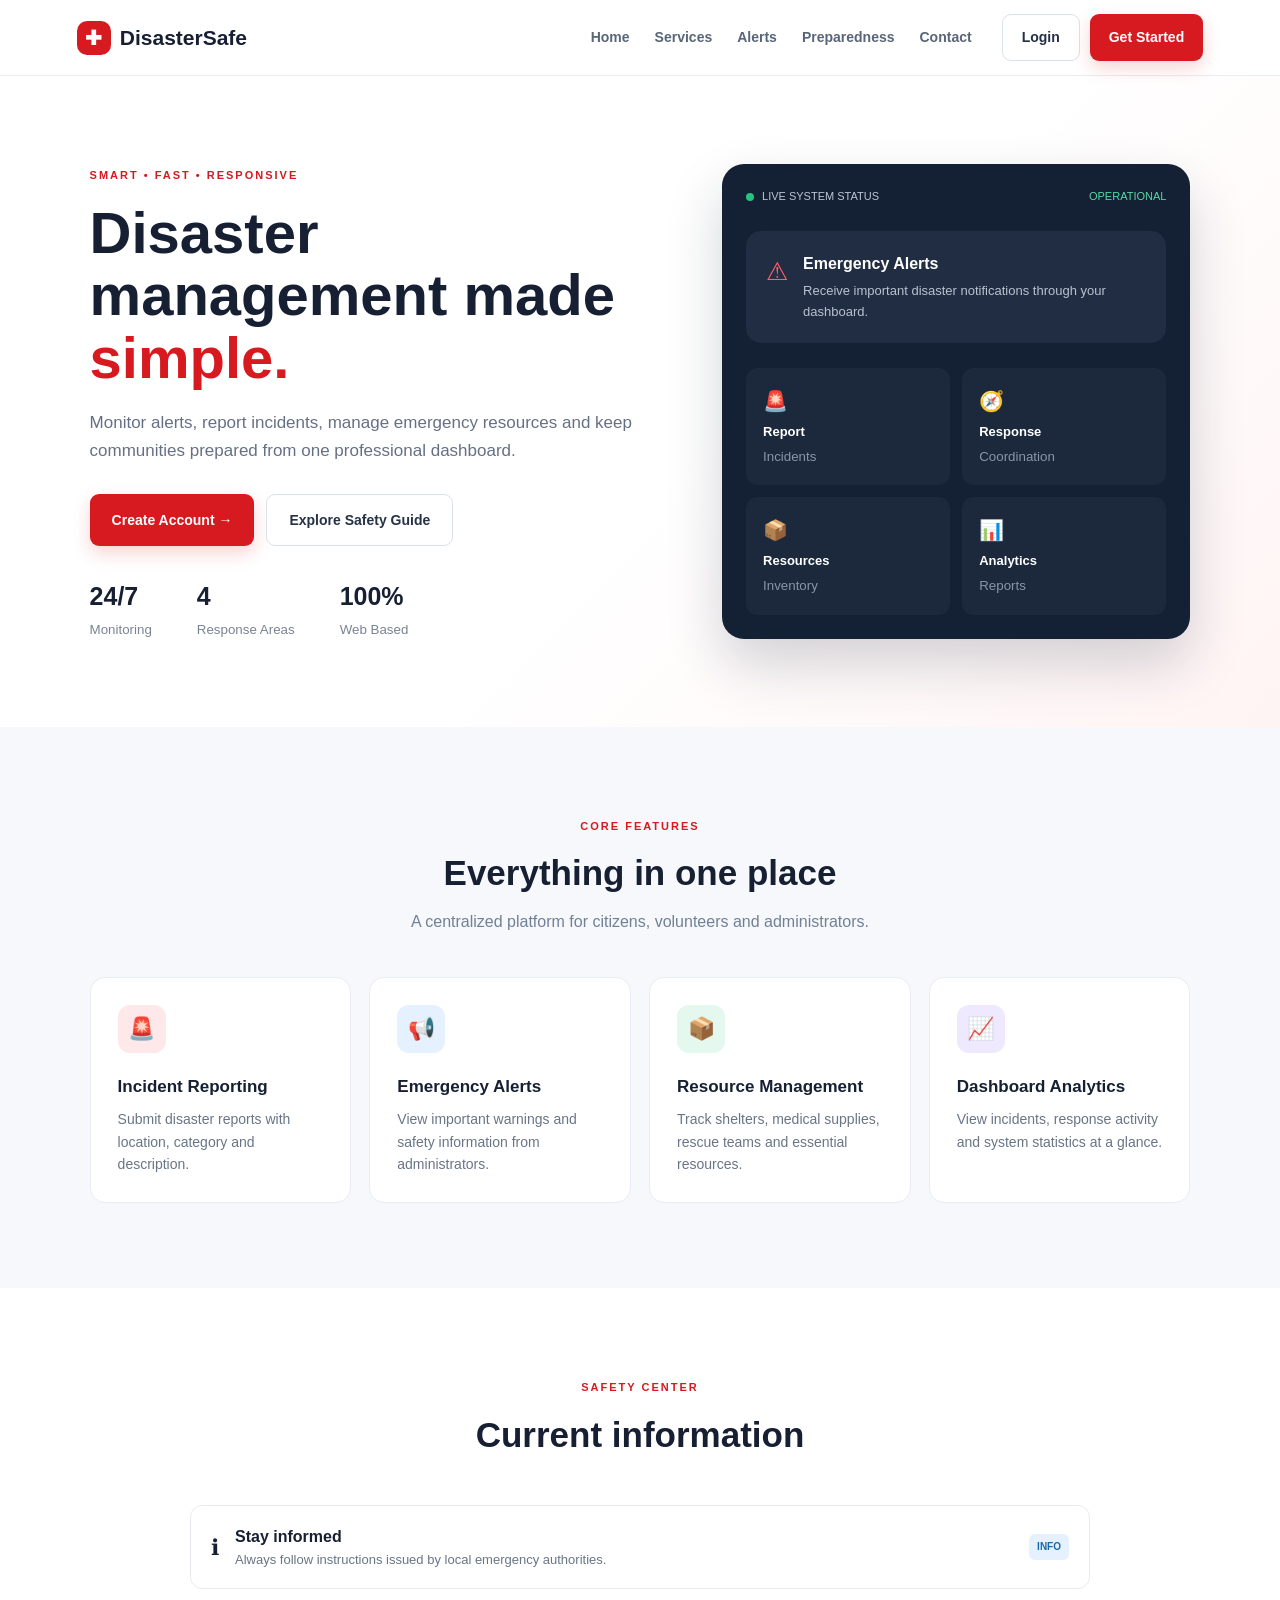
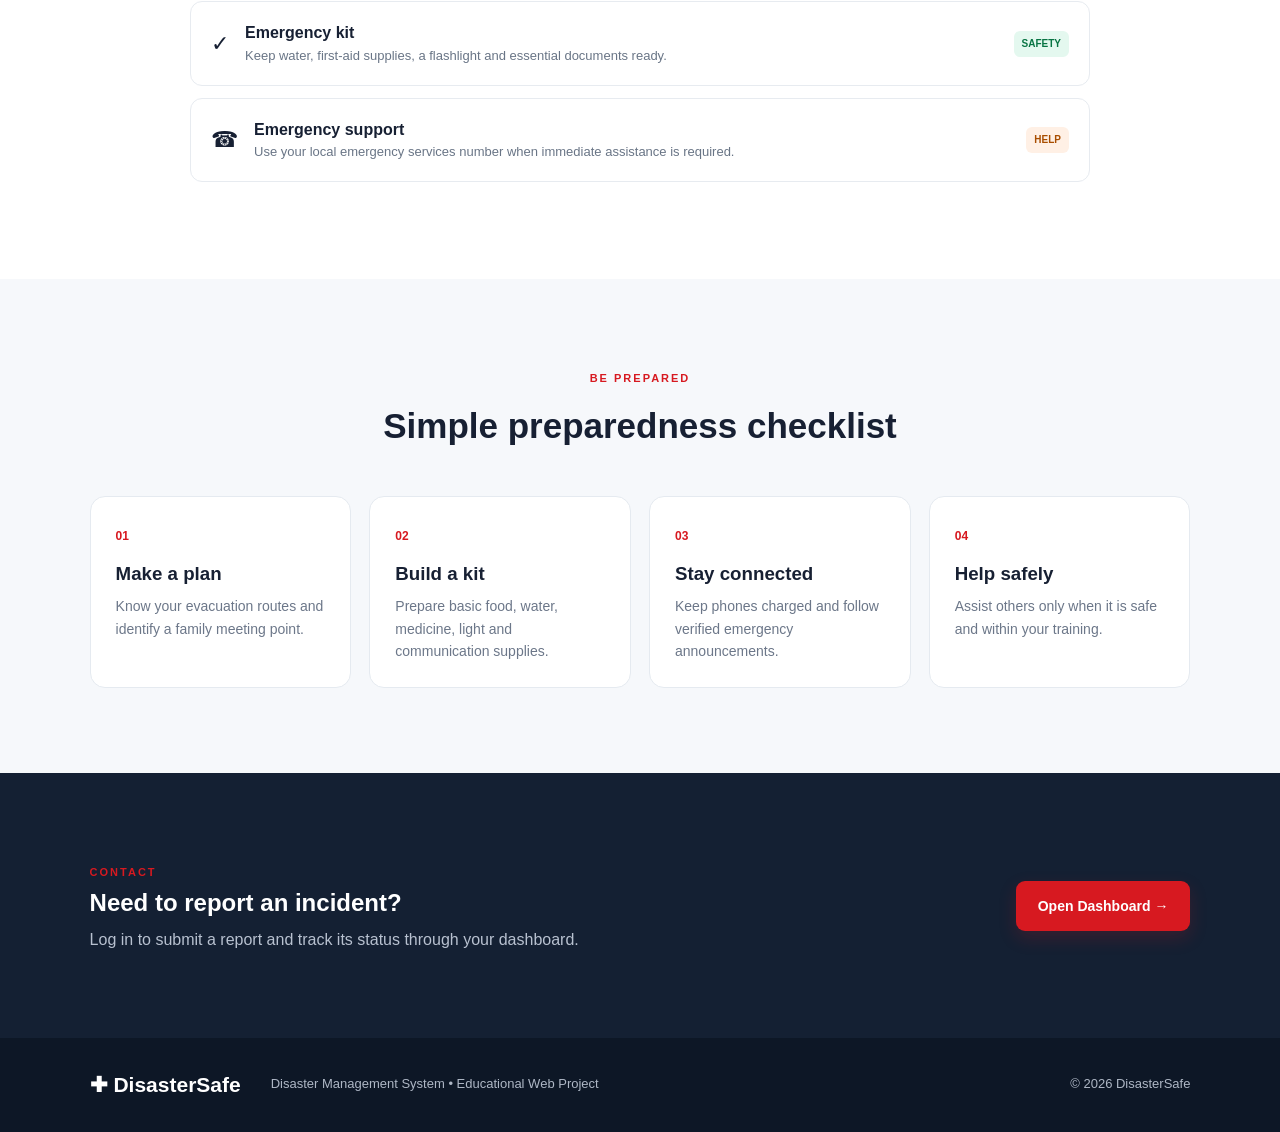
<file: index.html>
<!DOCTYPE html>
<html lang="en">
<head>
  <meta charset="UTF-8">
  <meta name="viewport" content="width=device-width, initial-scale=1.0">
  <title>DisasterSafe | Disaster Management System</title>
  <link rel="stylesheet" href="style.css">
</head>
<body>
  <nav class="navbar">
    <a class="brand" href="index.html"><span class="brand-icon">✚</span> DisasterSafe</a>
    <div class="nav-links">
      <a href="#home">Home</a>
      <a href="#services">Services</a>
      <a href="#alerts">Alerts</a>
      <a href="#preparedness">Preparedness</a>
      <a href="#contact">Contact</a>
    </div>
    <div class="nav-actions">
      <a class="btn btn-outline" href="Login.html">Login</a>
      <a class="btn btn-primary" href="signup.html">Get Started</a>
    </div>
    <button class="menu-btn" onclick="toggleMenu()">☰</button>
  </nav>

  <main>
    <section id="home" class="hero">
      <div class="hero-content">
        <span class="eyebrow">SMART • FAST • RESPONSIVE</span>
        <h1>Disaster management made <span>simple.</span></h1>
        <p>Monitor alerts, report incidents, manage emergency resources and keep communities prepared from one professional dashboard.</p>
        <div class="hero-buttons">
          <a class="btn btn-primary btn-lg" href="signup.html">Create Account →</a>
          <a class="btn btn-light btn-lg" href="#preparedness">Explore Safety Guide</a>
        </div>
        <div class="hero-stats">
          <div><strong>24/7</strong><small>Monitoring</small></div>
          <div><strong>4</strong><small>Response Areas</small></div>
          <div><strong>100%</strong><small>Web Based</small></div>
        </div>
      </div>
      <div class="hero-card">
        <div class="status-row"><span class="live-dot"></span> LIVE SYSTEM STATUS <span class="status-ok">OPERATIONAL</span></div>
        <div class="alert-card danger">
          <div class="alert-icon">⚠</div>
          <div><strong>Emergency Alerts</strong><p>Receive important disaster notifications through your dashboard.</p></div>
        </div>
        <div class="mini-grid">
          <div><span>🚨</span><b>Report</b><small>Incidents</small></div>
          <div><span>🧭</span><b>Response</b><small>Coordination</small></div>
          <div><span>📦</span><b>Resources</b><small>Inventory</small></div>
          <div><span>📊</span><b>Analytics</b><small>Reports</small></div>
        </div>
      </div>
    </section>

    <section id="services" class="section">
      <div class="section-head"><span class="eyebrow">CORE FEATURES</span><h2>Everything in one place</h2><p>A centralized platform for citizens, volunteers and administrators.</p></div>
      <div class="feature-grid">
        <article class="feature"><div class="feature-icon red">🚨</div><h3>Incident Reporting</h3><p>Submit disaster reports with location, category and description.</p></article>
        <article class="feature"><div class="feature-icon blue">📢</div><h3>Emergency Alerts</h3><p>View important warnings and safety information from administrators.</p></article>
        <article class="feature"><div class="feature-icon green">📦</div><h3>Resource Management</h3><p>Track shelters, medical supplies, rescue teams and essential resources.</p></article>
        <article class="feature"><div class="feature-icon purple">📈</div><h3>Dashboard Analytics</h3><p>View incidents, response activity and system statistics at a glance.</p></article>
      </div>
    </section>

    <section id="alerts" class="section alt">
      <div class="section-head"><span class="eyebrow">SAFETY CENTER</span><h2>Current information</h2></div>
      <div class="alert-list">
        <div class="notice"><span class="notice-icon">ℹ</span><div><b>Stay informed</b><p>Always follow instructions issued by local emergency authorities.</p></div><span class="tag info">INFO</span></div>
        <div class="notice"><span class="notice-icon">✓</span><div><b>Emergency kit</b><p>Keep water, first-aid supplies, a flashlight and essential documents ready.</p></div><span class="tag safe">SAFETY</span></div>
        <div class="notice"><span class="notice-icon">☎</span><div><b>Emergency support</b><p>Use your local emergency services number when immediate assistance is required.</p></div><span class="tag help">HELP</span></div>
      </div>
    </section>

    <section id="preparedness" class="section">
      <div class="section-head"><span class="eyebrow">BE PREPARED</span><h2>Simple preparedness checklist</h2></div>
      <div class="check-grid">
        <div class="check-card"><span>01</span><h3>Make a plan</h3><p>Know your evacuation routes and identify a family meeting point.</p></div>
        <div class="check-card"><span>02</span><h3>Build a kit</h3><p>Prepare basic food, water, medicine, light and communication supplies.</p></div>
        <div class="check-card"><span>03</span><h3>Stay connected</h3><p>Keep phones charged and follow verified emergency announcements.</p></div>
        <div class="check-card"><span>04</span><h3>Help safely</h3><p>Assist others only when it is safe and within your training.</p></div>
      </div>
    </section>

    <section id="contact" class="section contact-section">
      <div><span class="eyebrow">CONTACT</span><h2>Need to report an incident?</h2><p>Log in to submit a report and track its status through your dashboard.</p></div>
      <a class="btn btn-primary btn-lg" href="Login.html">Open Dashboard →</a>
    </section>
  </main>

  <footer><div class="brand">✚ DisasterSafe</div><p>Disaster Management System • Educational Web Project</p><span>© 2026 DisasterSafe</span></footer>
  <script src="script.js"></script>
</body>
</html>
</file>
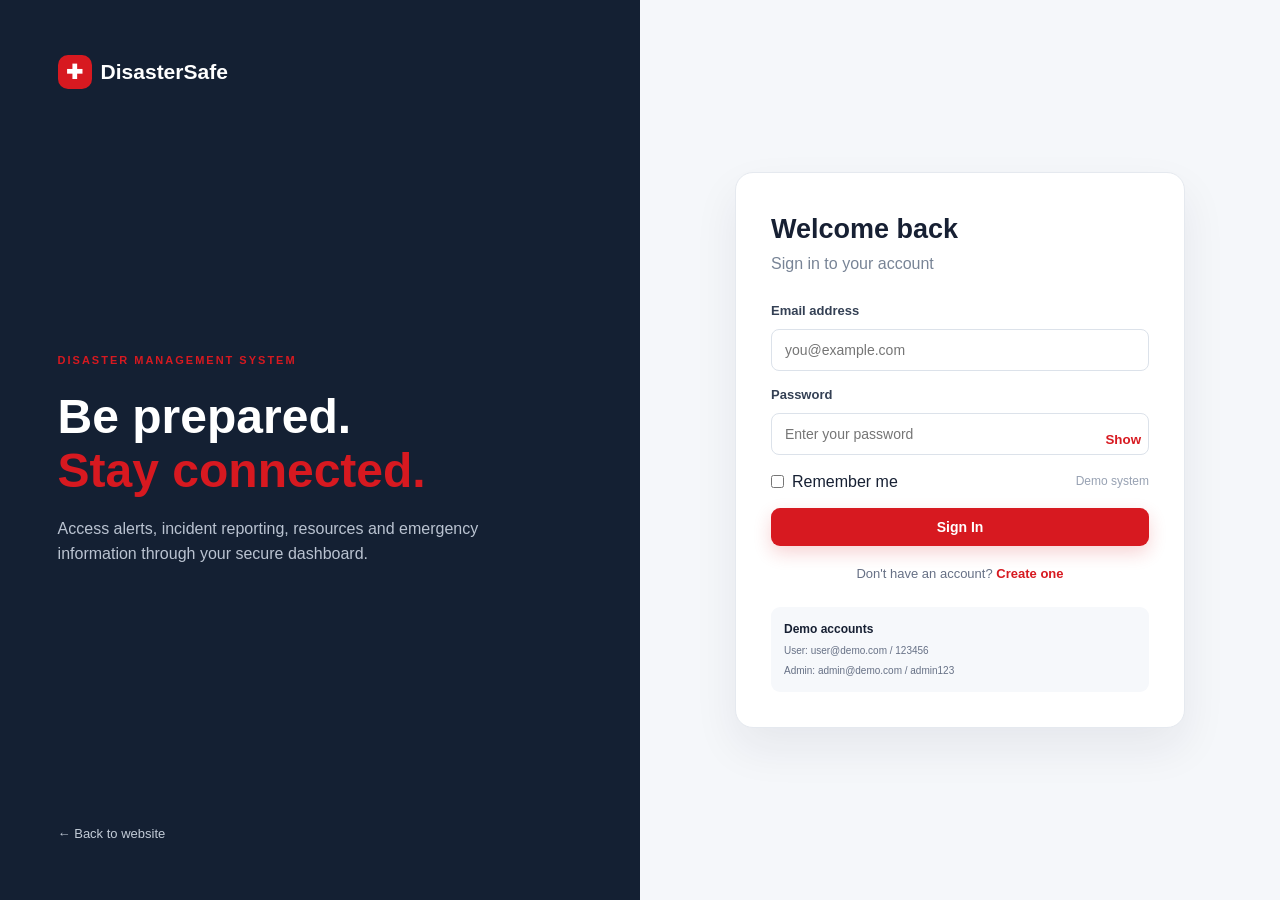
<file: Admin.html>
<!DOCTYPE html>
<html lang="en">
<head>
<meta charset="UTF-8"><meta name="viewport" content="width=device-width,initial-scale=1.0">
<title>Admin Dashboard | DisasterSafe</title><link rel="stylesheet" href="style.css">
</head>
<body class="dashboard-body">
<div class="dashboard">
<aside class="sidebar" id="sidebar"><a class="brand side-brand" href="index.html"><span class="brand-icon">✚</span> DisasterSafe</a>
<div class="profile"><div class="avatar">A</div><div><b id="adminName">Administrator</b><small>Admin Account</small></div></div>
<nav class="side-nav"><a class="active" href="#adminOverview">▦ <span>Dashboard</span></a><a href="#incidents">🚨 <span>Incidents</span></a><a href="#users">👥 <span>Users</span></a><a href="#system">⚙ <span>System</span></a></nav>
<button class="logout side-logout" onclick="logout()">↪ Logout</button></aside>
<div class="dashboard-main"><header class="dash-header"><button class="mobile-menu" onclick="document.getElementById('sidebar').classList.toggle('open')">☰</button><div><span class="eyebrow">ADMINISTRATION</span><h1 id="adminWelcome">Control Center</h1></div><div class="header-user"><div class="avatar small">A</div><button onclick="logout()">Logout</button></div></header>
<main class="dash-content">
<div id="adminOverview" class="stat-grid"><div class="stat-card"><span class="stat-icon red">🚨</span><div><small>Total Incidents</small><strong id="adminReports">0</strong></div></div><div class="stat-card"><span class="stat-icon blue">👥</span><div><small>Registered Users</small><strong id="adminUsers">0</strong></div></div><div class="stat-card"><span class="stat-icon orange">⚠</span><div><small>Pending Reports</small><strong id="pendingReports">0</strong></div></div><div class="stat-card"><span class="stat-icon green">✓</span><div><small>System Status</small><strong class="online">Healthy</strong></div></div></div>
<section id="incidents" class="panel full-panel"><div class="panel-head"><div><h2>Incident Management</h2><p>Review reports submitted by users.</p></div><button class="btn btn-light" onclick="renderAdminReports()">Refresh</button></div><div id="adminReportTable" class="report-table"></div></section>
<div class="dash-grid"><section id="users" class="panel"><div class="panel-head"><div><h2>User Management</h2><p>Registered accounts on this demo system.</p></div></div><div id="userList"></div></section>
<section id="system" class="panel"><div class="panel-head"><div><h2>System Information</h2><p>Application configuration.</p></div></div><div class="system-list"><div><span>Application</span><b>DisasterSafe</b></div><div><span>Version</span><b>1.0.0</b></div><div><span>Storage</span><b>Browser LocalStorage</b></div><div><span>Mode</span><b>Educational Demo</b></div></div></section></div>
</main></div></div>
<script src="script.js"></script>
</body>
</html>
</file>
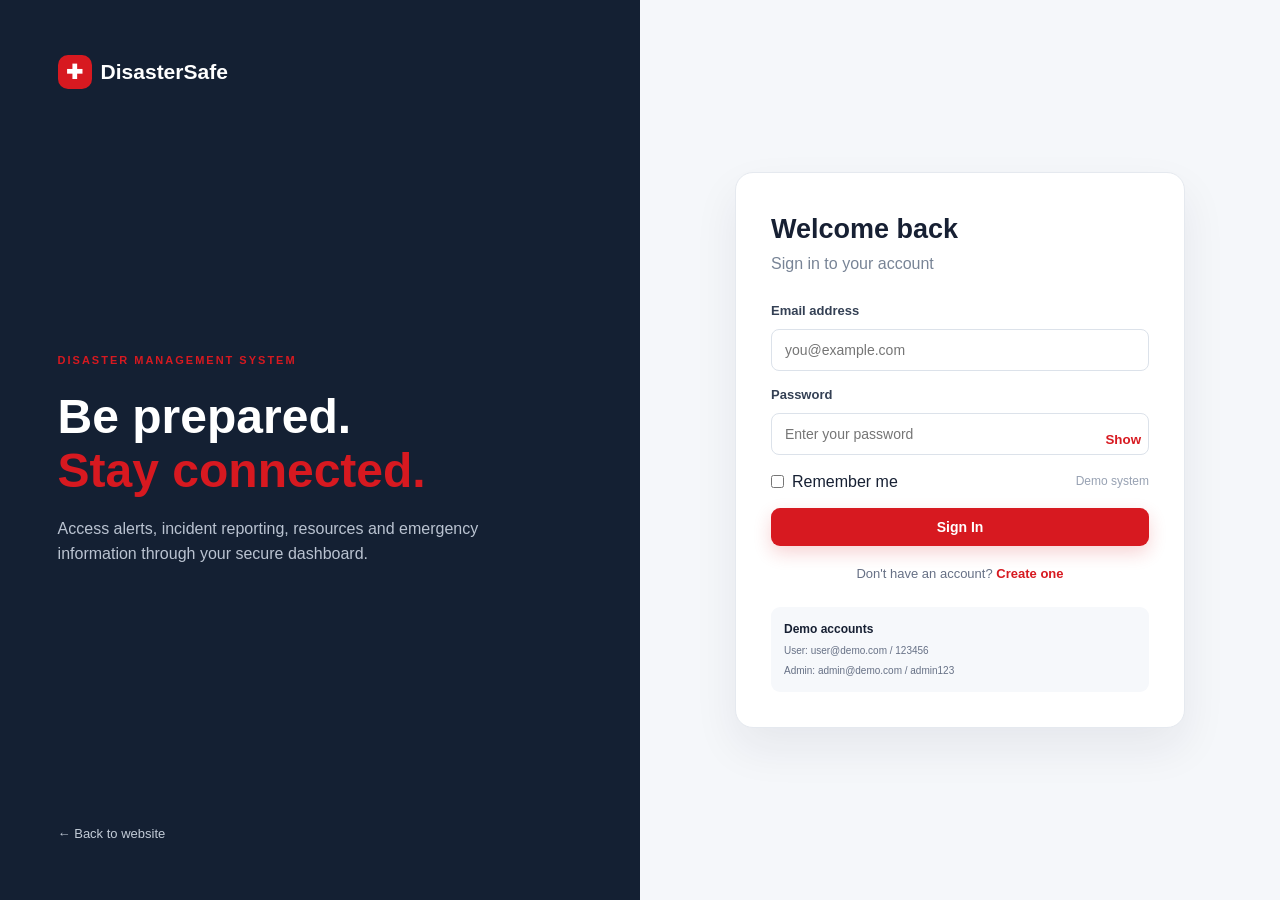
<file: Login.html>
<!DOCTYPE html>
<html lang="en">
<head>
<meta charset="UTF-8"><meta name="viewport" content="width=device-width,initial-scale=1.0">
<title>Login | DisasterSafe</title><link rel="stylesheet" href="style.css">
</head>
<body class="auth-page">
  <div class="auth-layout">
    <div class="auth-brand">
      <a class="brand" href="index.html"><span class="brand-icon">✚</span> DisasterSafe</a>
      <div><span class="eyebrow">DISASTER MANAGEMENT SYSTEM</span><h1>Be prepared.<br><span>Stay connected.</span></h1><p>Access alerts, incident reporting, resources and emergency information through your secure dashboard.</p></div>
      <a href="index.html" class="back-link">← Back to website</a>
    </div>
    <div class="auth-box">
      <div class="auth-card">
        <div class="auth-title"><span class="mobile-logo">✚</span><h2>Welcome back</h2><p>Sign in to your account</p></div>
        <div id="loginMessage" class="form-message"></div>
        <form id="loginForm">
          <label>Email address<input id="loginEmail" type="email" placeholder="you@example.com" required></label>
          <label>Password<div class="password-wrap"><input id="loginPassword" type="password" placeholder="Enter your password" required><button type="button" onclick="togglePassword('loginPassword',this)">Show</button></div></label>
          <div class="form-row"><label class="checkbox"><input type="checkbox" id="remember"> Remember me</label><span class="muted">Demo system</span></div>
          <button class="btn btn-primary full" type="submit">Sign In</button>
        </form>
        <p class="switch">Don't have an account? <a href="signup.html">Create one</a></p>
        <div class="demo-box"><b>Demo accounts</b><small>User: user@demo.com / 123456</small><small>Admin: admin@demo.com / admin123</small></div>
      </div>
    </div>
  </div>
<script src="script.js"></script>
</body>
</html>
</file>
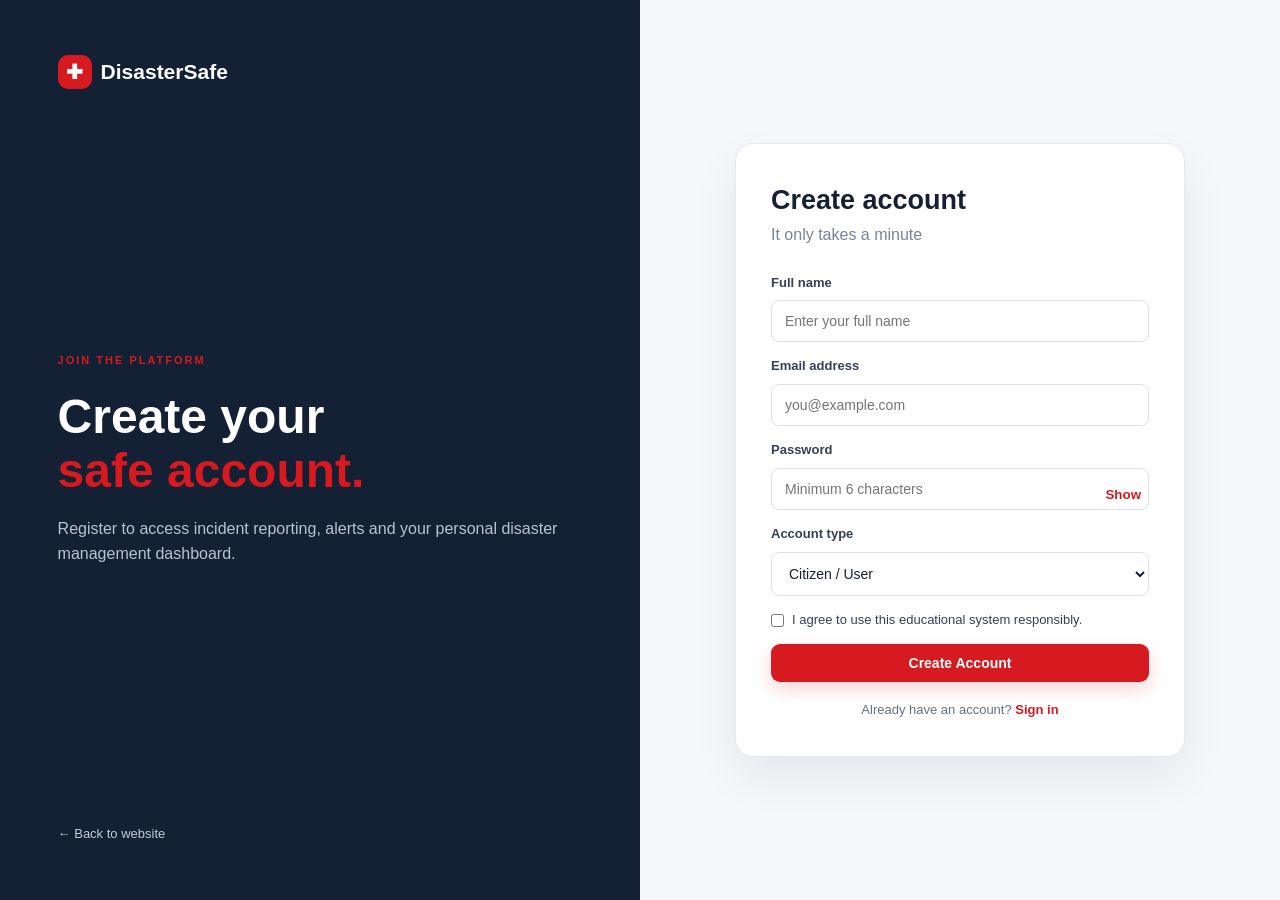
<file: signup.html>
<!DOCTYPE html>
<html lang="en">
<head>
<meta charset="UTF-8"><meta name="viewport" content="width=device-width,initial-scale=1.0">
<title>Sign Up | DisasterSafe</title><link rel="stylesheet" href="style.css">
</head>
<body class="auth-page">
<div class="auth-layout">
  <div class="auth-brand"><a class="brand" href="index.html"><span class="brand-icon">✚</span> DisasterSafe</a><div><span class="eyebrow">JOIN THE PLATFORM</span><h1>Create your<br><span>safe account.</span></h1><p>Register to access incident reporting, alerts and your personal disaster management dashboard.</p></div><a href="index.html" class="back-link">← Back to website</a></div>
  <div class="auth-box"><div class="auth-card">
    <div class="auth-title"><span class="mobile-logo">✚</span><h2>Create account</h2><p>It only takes a minute</p></div>
    <div id="signupMessage" class="form-message"></div>
    <form id="signupForm">
      <label>Full name<input id="signupName" type="text" placeholder="Enter your full name" required></label>
      <label>Email address<input id="signupEmail" type="email" placeholder="you@example.com" required></label>
      <label>Password<div class="password-wrap"><input id="signupPassword" type="password" placeholder="Minimum 6 characters" minlength="6" required><button type="button" onclick="togglePassword('signupPassword',this)">Show</button></div></label>
      <label>Account type<select id="signupRole"><option value="user">Citizen / User</option><option value="admin">Administrator</option></select></label>
      <label class="checkbox"><input type="checkbox" required> I agree to use this educational system responsibly.</label>
      <button class="btn btn-primary full" type="submit">Create Account</button>
    </form>
    <p class="switch">Already have an account? <a href="Login.html">Sign in</a></p>
  </div></div>
</div>
<script src="script.js"></script>
</body>
</html>
</file>
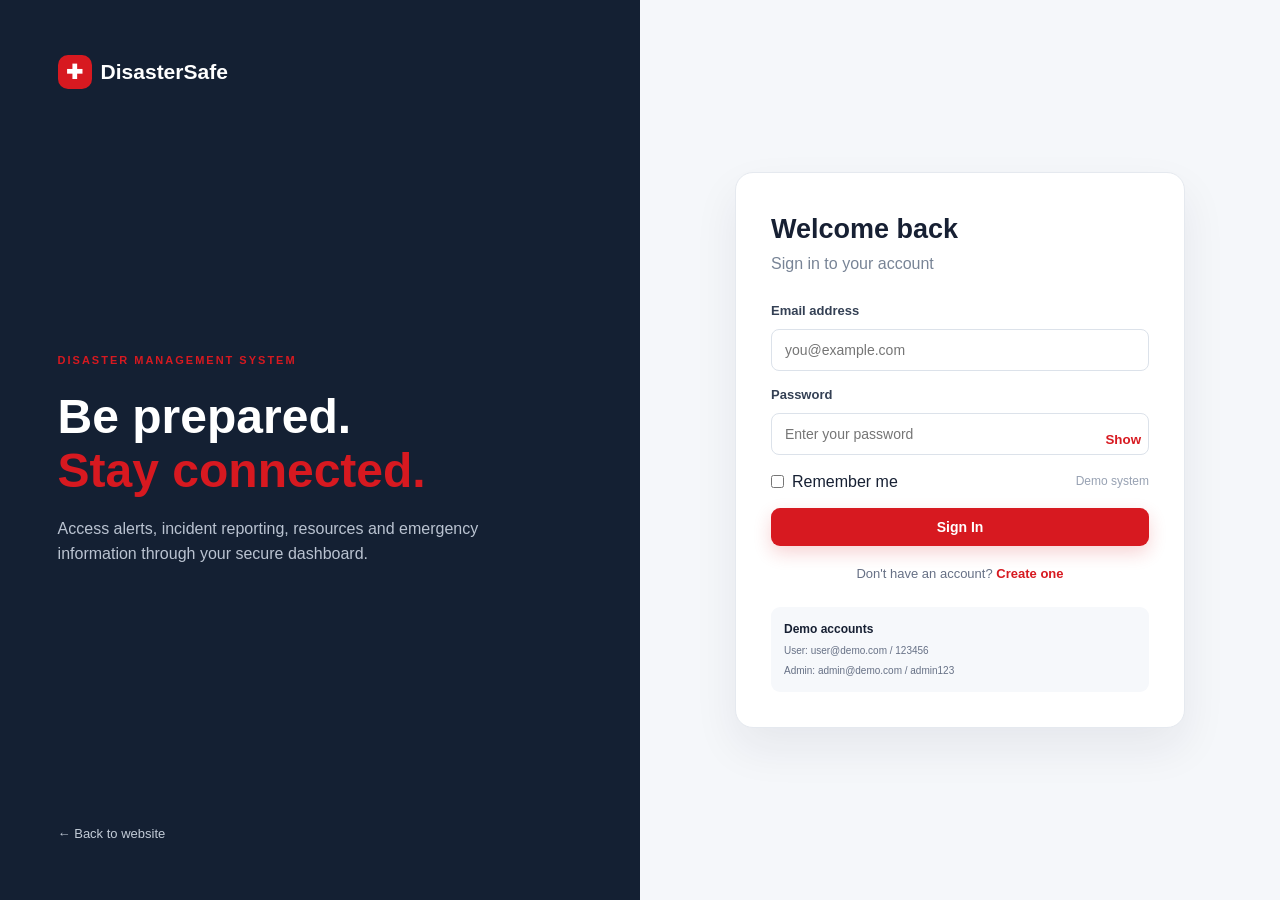
<file: User.html>
<!DOCTYPE html>
<html lang="en">
<head>
<meta charset="UTF-8"><meta name="viewport" content="width=device-width,initial-scale=1.0">
<title>User Dashboard | DisasterSafe</title><link rel="stylesheet" href="style.css">
</head>
<body class="dashboard-body">
<div class="dashboard">
  <aside class="sidebar" id="sidebar">
    <a class="brand side-brand" href="index.html"><span class="brand-icon">✚</span> DisasterSafe</a>
    <div class="profile"><div class="avatar" id="sideAvatar">U</div><div><b id="sideName">User</b><small>Citizen Account</small></div></div>
    <nav class="side-nav">
      <a class="active" href="#overview">▦ <span>Overview</span></a>
      <a href="#report">🚨 <span>Report Incident</span></a>
      <a href="#alerts">🔔 <span>Alerts</span></a>
      <a href="#resources">📦 <span>Resources</span></a>
      <a href="#safety">🛡 <span>Safety Guide</span></a>
    </nav>
    <button class="logout side-logout" onclick="logout()">↪ Logout</button>
  </aside>
  <div class="dashboard-main">
    <header class="dash-header"><button class="mobile-menu" onclick="document.getElementById('sidebar').classList.toggle('open')">☰</button><div><span class="eyebrow">USER DASHBOARD</span><h1 id="welcomeName">Welcome back!</h1></div><div class="header-user"><div class="avatar small" id="headerAvatar">U</div><button onclick="logout()">Logout</button></div></header>
    <main class="dash-content">
      <div id="overview" class="stat-grid">
        <div class="stat-card"><span class="stat-icon red">🚨</span><div><small>My Reports</small><strong id="reportCount">0</strong></div></div>
        <div class="stat-card"><span class="stat-icon blue">🔔</span><div><small>Active Alerts</small><strong>3</strong></div></div>
        <div class="stat-card"><span class="stat-icon green">📦</span><div><small>Available Shelters</small><strong>12</strong></div></div>
        <div class="stat-card"><span class="stat-icon purple">✓</span><div><small>System Status</small><strong class="online">Online</strong></div></div>
      </div>

      <div class="dash-grid">
        <section id="report" class="panel">
          <div class="panel-head"><div><h2>Report an Incident</h2><p>Send an incident report to the system.</p></div><span class="panel-icon">🚨</span></div>
          <form id="incidentForm" class="dashboard-form">
            <div class="two-col"><label>Incident type<select id="incidentType" required><option value="">Select type</option><option>Flood</option><option>Earthquake</option><option>Fire</option><option>Cyclone</option><option>Landslide</option><option>Other</option></select></label><label>Location<input id="incidentLocation" placeholder="Area / location" required></label></div>
            <label>Description<textarea id="incidentDescription" rows="4" placeholder="Describe what happened..." required></textarea></label>
            <button class="btn btn-primary" type="submit">Submit Report</button>
            <div id="incidentMessage" class="form-message"></div>
          </form>
        </section>

        <section id="alerts" class="panel">
          <div class="panel-head"><div><h2>Emergency Alerts</h2><p>Latest system notifications.</p></div><span class="panel-icon">🔔</span></div>
          <div class="dash-alert danger"><b>General Safety Alert</b><small>Follow verified local authority instructions during emergencies.</small><span>Active</span></div>
          <div class="dash-alert warning"><b>Preparedness Reminder</b><small>Keep essential supplies and emergency contacts accessible.</small><span>Info</span></div>
          <div class="dash-alert safe"><b>System Operational</b><small>DisasterSafe dashboard services are available.</small><span>OK</span></div>
        </section>
      </div>

      <section id="resources" class="panel full-panel"><div class="panel-head"><div><h2>Emergency Resources</h2><p>Example resources managed by the system.</p></div></div>
        <div class="resource-grid"><div><span>🏥</span><b>Medical Support</b><small>Emergency medical assistance</small></div><div><span>🏠</span><b>Safe Shelters</b><small>12 listed locations</small></div><div><span>🚒</span><b>Response Teams</b><small>Rescue coordination</small></div><div><span>💧</span><b>Relief Supplies</b><small>Water and essential items</small></div></div>
      </section>

      <section id="safety" class="panel full-panel"><div class="panel-head"><div><h2>Safety Guide</h2><p>General preparedness information.</p></div></div><div class="guide-grid"><div><b>Before an emergency</b><p>Prepare a kit, plan evacuation routes and save important contacts.</p></div><div><b>During an emergency</b><p>Stay calm, move to a safer location and follow official instructions.</p></div><div><b>After an emergency</b><p>Avoid unsafe areas and report hazards through appropriate authorities.</p></div></div></section>

      <section class="panel full-panel"><div class="panel-head"><div><h2>My Recent Reports</h2><p>Reports submitted from this account.</p></div></div><div id="reportTable" class="report-table"></div></section>
    </main>
  </div>
</div>
<script src="script.js"></script>
</body>
</html>
</file>
<file: style.css>
*{margin:0;padding:0;box-sizing:border-box;font-family:Inter,Arial,sans-serif}html{scroll-behavior:smooth}body{background:#f6f8fb;color:#172033;line-height:1.6}a{text-decoration:none;color:inherit}.navbar{height:76px;background:#fff;display:flex;align-items:center;padding:0 6%;gap:30px;border-bottom:1px solid #e9edf3;position:sticky;top:0;z-index:20}.brand{font-size:21px;font-weight:800;display:flex;align-items:center;gap:9px;white-space:nowrap}.brand-icon{width:34px;height:34px;border-radius:10px;background:#d71920;color:#fff;display:grid;place-items:center;font-size:20px}.nav-links{display:flex;gap:25px;margin-left:auto}.nav-links a{font-size:14px;color:#596579;font-weight:600}.nav-links a:hover{color:#d71920}.nav-actions{display:flex;gap:10px}.btn{display:inline-flex;align-items:center;justify-content:center;border:0;border-radius:9px;padding:11px 19px;font-weight:700;cursor:pointer;font-size:14px}.btn-primary{background:#d71920;color:#fff;box-shadow:0 7px 18px #d7192030}.btn-primary:hover{background:#b91319}.btn-outline{border:1px solid #dce2ea;color:#243047;background:#fff}.btn-light{background:#fff;border:1px solid #dce2ea;color:#263247}.btn-lg{padding:14px 22px}.full{width:100%}.menu-btn{display:none;background:none;border:0;font-size:24px}.hero{min-height:650px;padding:85px 7%;display:grid;grid-template-columns:1.1fr .9fr;align-items:center;gap:60px;background:linear-gradient(135deg,#fff 55%,#fff4f4)}.eyebrow{font-size:11px;letter-spacing:2px;font-weight:800;color:#d71920}.hero h1{font-size:58px;line-height:1.08;margin:15px 0 20px;max-width:700px}.hero h1 span,.auth-brand h1 span{color:#d71920}.hero p{font-size:17px;color:#667085;max-width:650px}.hero-buttons{display:flex;gap:12px;margin:30px 0}.hero-stats{display:flex;gap:45px}.hero-stats strong{display:block;font-size:25px}.hero-stats small{color:#7a8495}.hero-card{background:#142033;color:#fff;border-radius:22px;padding:24px;box-shadow:0 25px 55px #17203330}.status-row{font-size:11px;color:#bdc6d5;display:flex;gap:8px;align-items:center}.live-dot{width:8px;height:8px;background:#26c281;border-radius:50%}.status-ok{margin-left:auto;color:#58d9a5}.alert-card{display:flex;gap:15px;background:#202d42;border-radius:15px;padding:20px;margin:25px 0}.alert-icon{font-size:25px;color:#ff6268}.alert-card p{font-size:13px;color:#b9c2d0;margin-top:5px}.mini-grid{display:grid;grid-template-columns:1fr 1fr;gap:12px}.mini-grid div{background:#1c293c;padding:17px;border-radius:12px}.mini-grid span{display:block;font-size:20px;margin-bottom:5px}.mini-grid b{display:block;font-size:13px}.mini-grid small{color:#8995a8}.section{padding:85px 7%}.section.alt{background:#fff}.section-head{text-align:center;margin-bottom:42px}.section-head h2{font-size:35px;margin:8px 0}.section-head p{color:#718096}.feature-grid{display:grid;grid-template-columns:repeat(4,1fr);gap:18px}.feature{background:#fff;border:1px solid #e8ecf2;border-radius:15px;padding:27px}.feature-icon{width:48px;height:48px;border-radius:12px;display:grid;place-items:center;font-size:22px;margin-bottom:20px}.red{background:#ffe8e9;color:#d71920}.blue{background:#e6f1ff}.green{background:#e4f8ef}.purple{background:#eee9ff}.feature h3{font-size:17px;margin-bottom:8px}.feature p{font-size:14px;color:#697586}.notice{max-width:900px;margin:12px auto;background:#fff;border:1px solid #e7ebf0;border-radius:12px;padding:18px 20px;display:flex;align-items:center;gap:16px}.notice-icon{font-size:22px}.notice div{flex:1}.notice p{font-size:13px;color:#697586}.tag{font-size:10px;font-weight:800;padding:5px 8px;border-radius:6px}.tag.info{background:#e6f1ff;color:#1769aa}.tag.safe{background:#e4f8ef;color:#087443}.tag.help{background:#fff0e5;color:#a94e00}.check-grid{display:grid;grid-template-columns:repeat(4,1fr);gap:18px}.check-card{border:1px solid #e5eaf0;border-radius:15px;padding:25px;background:#fff}.check-card>span{font-size:12px;color:#d71920;font-weight:800}.check-card h3{margin:12px 0 6px}.check-card p{font-size:14px;color:#6c7789}.contact-section{background:#142033;color:#fff;display:flex;justify-content:space-between;align-items:center}.contact-section p{color:#b8c1d0;margin-top:5px}footer{padding:30px 7%;background:#0d1726;color:#aeb7c5;display:flex;align-items:center;gap:30px;font-size:13px}footer .brand{color:#fff}footer span{margin-left:auto}.auth-page{min-height:100vh;background:#f5f7fa}.auth-layout{min-height:100vh;display:grid;grid-template-columns:1fr 1fr}.auth-brand{background:#142033;color:#fff;padding:55px 9%;display:flex;flex-direction:column;justify-content:space-between}.auth-brand .brand{color:#fff}.auth-brand h1{font-size:48px;line-height:1.12;margin:18px 0}.auth-brand p{max-width:500px;color:#bac3d1}.back-link{color:#c2cbd7;font-size:13px}.auth-box{display:grid;place-items:center;padding:30px}.auth-card{width:min(450px,100%);background:#fff;border:1px solid #e5e9ef;border-radius:18px;padding:35px;box-shadow:0 20px 45px #17203312}.auth-title{margin-bottom:25px}.auth-title h2{font-size:27px}.auth-title p{color:#788496}.mobile-logo{display:none}.auth-card form>label,.dashboard-form label{display:block;font-size:13px;font-weight:700;margin:14px 0;color:#344054}.auth-card input,.auth-card select,.dashboard-form input,.dashboard-form select,.dashboard-form textarea{width:100%;padding:12px 13px;border:1px solid #dce2ea;border-radius:8px;outline:none;margin-top:7px;background:#fff;color:#172033;font-size:14px}.auth-card input:focus,.dashboard-form input:focus,.dashboard-form textarea:focus{border-color:#d71920;box-shadow:0 0 0 3px #d7192012}.password-wrap{position:relative}.password-wrap input{padding-right:60px}.password-wrap button{position:absolute;right:8px;bottom:8px;border:0;background:none;color:#d71920;font-weight:700;cursor:pointer}.form-row{display:flex;justify-content:space-between;align-items:center;margin:14px 0}.checkbox{display:flex!important;align-items:center;gap:8px;font-weight:500!important}.checkbox input{width:auto!important;margin:0!important}.muted{font-size:12px;color:#98a2b3}.switch{text-align:center;margin-top:18px;font-size:13px;color:#667085}.switch a{color:#d71920;font-weight:700}.demo-box{margin-top:22px;background:#f6f8fb;border-radius:9px;padding:13px;font-size:12px}.demo-box small{display:block;color:#667085;margin-top:4px}.form-message{min-height:0;font-size:13px;margin:7px 0}.form-message.error{color:#c1121f}.form-message.success{color:#087443}.dashboard-body{background:#f4f6f9}.dashboard{display:flex;min-height:100vh}.sidebar{width:245px;background:#142033;color:#aeb9c9;position:fixed;left:0;top:0;bottom:0;padding:24px 15px;z-index:30}.side-brand{color:#fff;padding:0 10px;margin-bottom:35px}.profile{display:flex;gap:10px;align-items:center;padding:13px 10px;background:#1c2a3e;border-radius:11px;margin-bottom:25px}.profile b{display:block;color:#fff;font-size:13px}.profile small{font-size:10px}.avatar{width:38px;height:38px;background:#d71920;color:#fff;border-radius:50%;display:grid;place-items:center;font-weight:800}.avatar.small{width:34px;height:34px;font-size:12px}.side-nav a{display:flex;gap:13px;padding:12px 13px;border-radius:8px;margin:3px 0;font-size:13px}.side-nav a.active,.side-nav a:hover{background:#d71920;color:#fff}.logout{border:0;background:none;color:#aeb9c9;cursor:pointer;font-weight:700}.side-logout{position:absolute;bottom:25px;left:25px}.dashboard-main{margin-left:245px;width:calc(100% - 245px)}.dash-header{height:92px;background:#fff;border-bottom:1px solid #e5e9ef;padding:0 35px;display:flex;align-items:center;justify-content:space-between}.dash-header h1{font-size:24px}.header-user{display:flex;align-items:center;gap:12px}.header-user button{border:0;background:none;color:#d71920;font-weight:700;cursor:pointer}.mobile-menu{display:none}.dash-content{padding:30px;max-width:1400px;margin:auto}.stat-grid{display:grid;grid-template-columns:repeat(4,1fr);gap:16px;margin-bottom:20px}.stat-card{background:#fff;border:1px solid #e7ebf0;border-radius:13px;padding:20px;display:flex;gap:15px;align-items:center}.stat-icon{width:45px;height:45px;border-radius:11px;display:grid;place-items:center}.stat-card small{display:block;color:#7a8494;font-size:11px}.stat-card strong{font-size:23px}.online{color:#07854b}.dash-grid{display:grid;grid-template-columns:1.2fr .8fr;gap:18px;margin-bottom:18px}.panel{background:#fff;border:1px solid #e5eaf0;border-radius:14px;padding:22px}.full-panel{margin-bottom:18px}.panel-head{display:flex;justify-content:space-between;align-items:flex-start;margin-bottom:20px}.panel-head h2{font-size:18px}.panel-head p{font-size:12px;color:#7a8494}.panel-icon{font-size:22px}.two-col{display:grid;grid-template-columns:1fr 1fr;gap:15px}.dash-alert{padding:13px;border-radius:9px;margin-bottom:10px;border-left:4px solid}.dash-alert b,.dash-alert small{display:block}.dash-alert small{color:#6d7889;font-size:11px}.dash-alert span{font-size:10px;font-weight:800}.dash-alert.danger{background:#fff1f2;border-color:#d71920}.dash-alert.warning{background:#fff8eb;border-color:#ed9d00}.dash-alert.safe{background:#eefaf4;border-color:#0b995a}.resource-grid{display:grid;grid-template-columns:repeat(4,1fr);gap:12px}.resource-grid div{background:#f7f9fb;border-radius:10px;padding:17px}.resource-grid span{font-size:23px;display:block}.resource-grid b,.resource-grid small{display:block}.resource-grid small{font-size:11px;color:#7a8494}.guide-grid{display:grid;grid-template-columns:repeat(3,1fr);gap:15px}.guide-grid div{padding:17px;background:#f7f9fb;border-radius:10px}.guide-grid p{font-size:12px;color:#697586;margin-top:5px}.report-table{overflow-x:auto}.report-table table{width:100%;border-collapse:collapse;font-size:12px}.report-table th,.report-table td{text-align:left;padding:12px;border-bottom:1px solid #edf0f4;white-space:nowrap}.report-table th{color:#667085;font-size:11px}.status{padding:4px 7px;border-radius:5px;font-size:10px;font-weight:800}.status.pending{background:#fff0d7;color:#a15c00}.status.in{background:#e6f1ff;color:#1769aa}.status.resolved{background:#e4f8ef;color:#087443}.table-btn{border:1px solid #dce2ea;background:#fff;border-radius:6px;padding:5px 8px;font-size:10px;cursor:pointer}.empty{padding:30px;text-align:center;color:#8993a3}.user-row{display:flex;align-items:center;gap:10px;padding:11px 0;border-bottom:1px solid #edf0f4}.user-row b,.user-row small{display:block}.user-row small{font-size:10px;color:#7a8494}.role{margin-left:auto;font-size:9px;background:#eef1f6;padding:4px 6px;border-radius:5px;text-transform:uppercase}.system-list div{display:flex;justify-content:space-between;padding:12px 0;border-bottom:1px solid #edf0f4;font-size:12px}.system-list span{color:#7a8494}@media(max-width:900px){.nav-links{display:none}.nav-links.show{display:flex;position:absolute;top:76px;left:0;right:0;background:#fff;padding:20px;flex-direction:column}.menu-btn{display:block}.nav-actions{display:none}.hero{grid-template-columns:1fr;padding-top:55px}.feature-grid,.check-grid{grid-template-columns:1fr 1fr}.auth-layout{grid-template-columns:1fr}.auth-brand{display:none}.mobile-logo{display:inline-block;background:#d71920;color:#fff;padding:8px;border-radius:8px;margin-bottom:12px}.stat-grid{grid-template-columns:1fr 1fr}.dash-grid{grid-template-columns:1fr}.resource-grid{grid-template-columns:1fr 1fr}.guide-grid{grid-template-columns:1fr}.sidebar{transform:translateX(-100%);transition:.25s}.sidebar.open{transform:translateX(0)}.dashboard-main{margin-left:0;width:100%}.mobile-menu{display:block;border:0;background:none;font-size:22px}.dash-header{padding:0 18px}.dash-content{padding:18px}.side-logout{bottom:20px}.contact-section{display:block}.contact-section .btn{margin-top:20px}footer{flex-wrap:wrap}footer span{margin-left:0}}@media(max-width:600px){.hero h1{font-size:40px}.hero-stats{gap:20px}.feature-grid,.check-grid,.stat-grid{grid-template-columns:1fr}.hero-card{margin-top:15px}.section{padding:55px 5%}.navbar{padding:0 5%}.auth-card{padding:25px 20px}.two-col{grid-template-columns:1fr}.resource-grid{grid-template-columns:1fr 1fr}.header-user button{display:none}}
</file>
